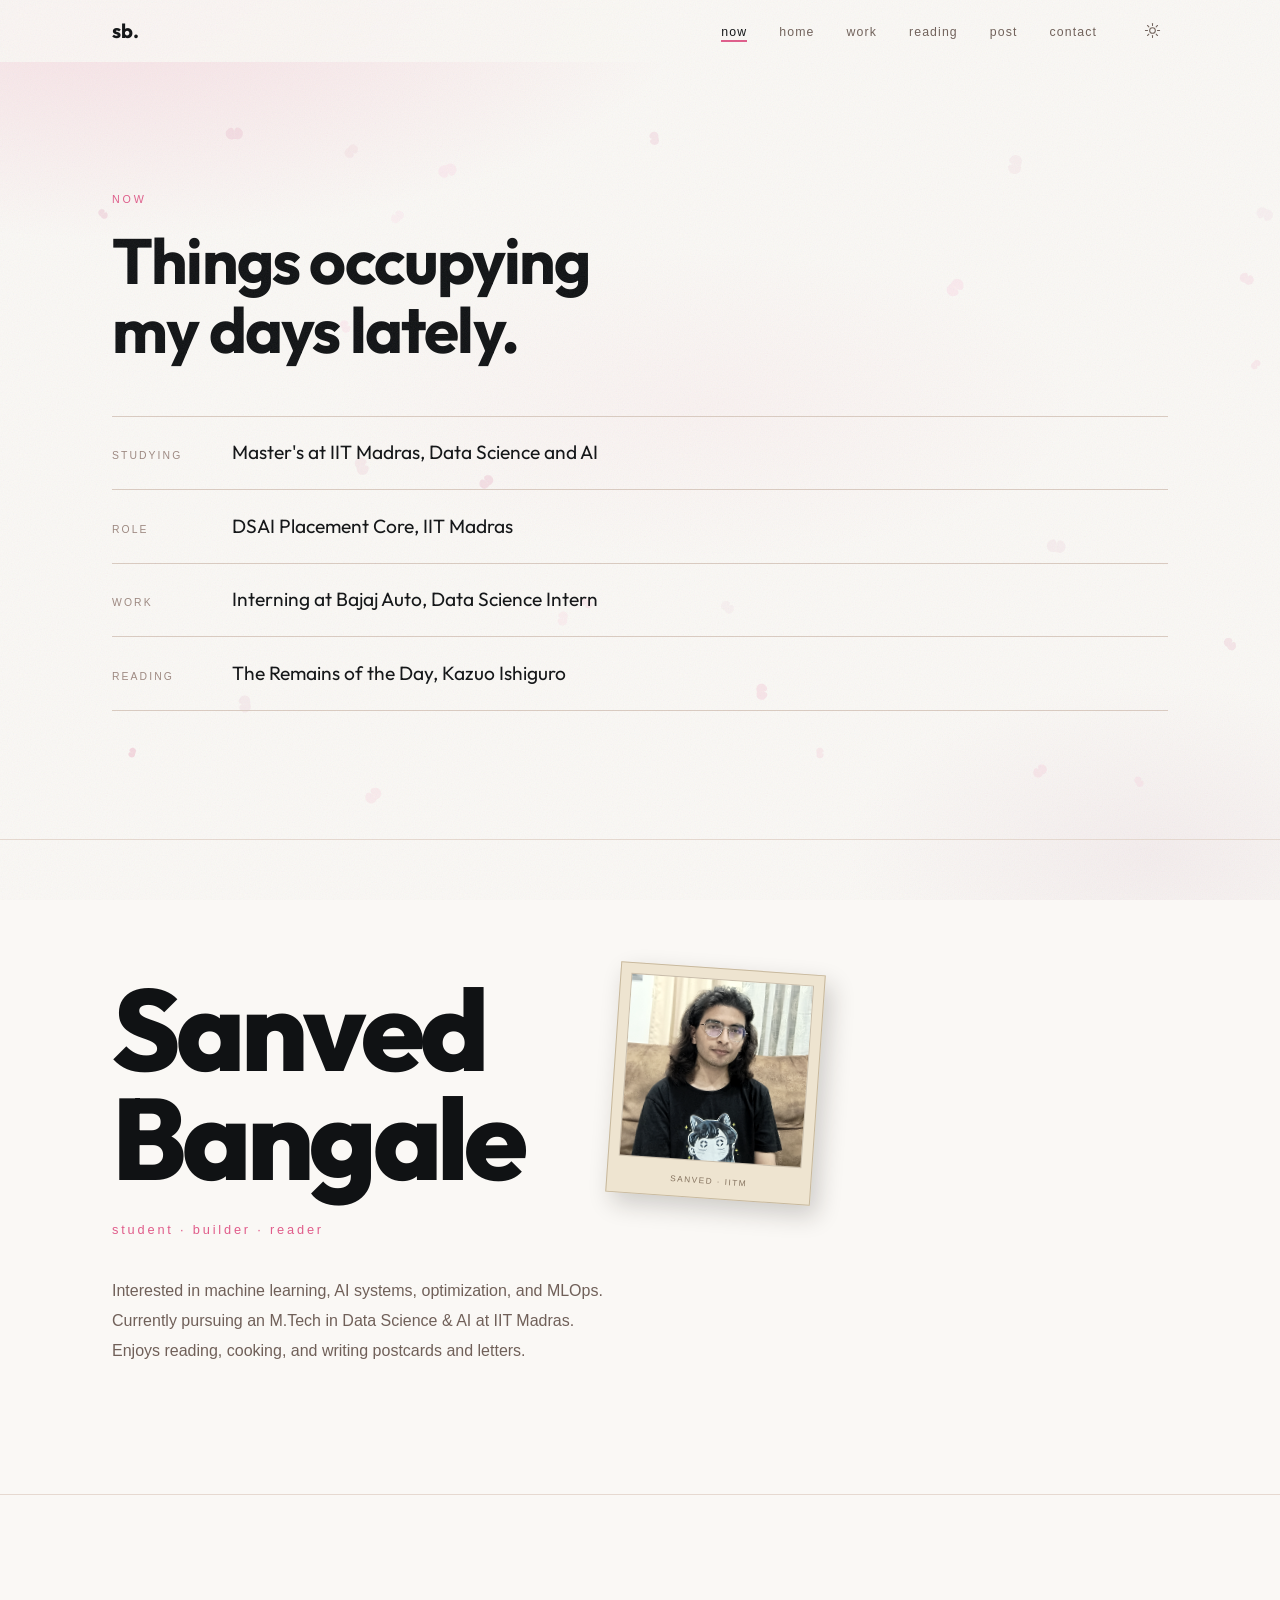
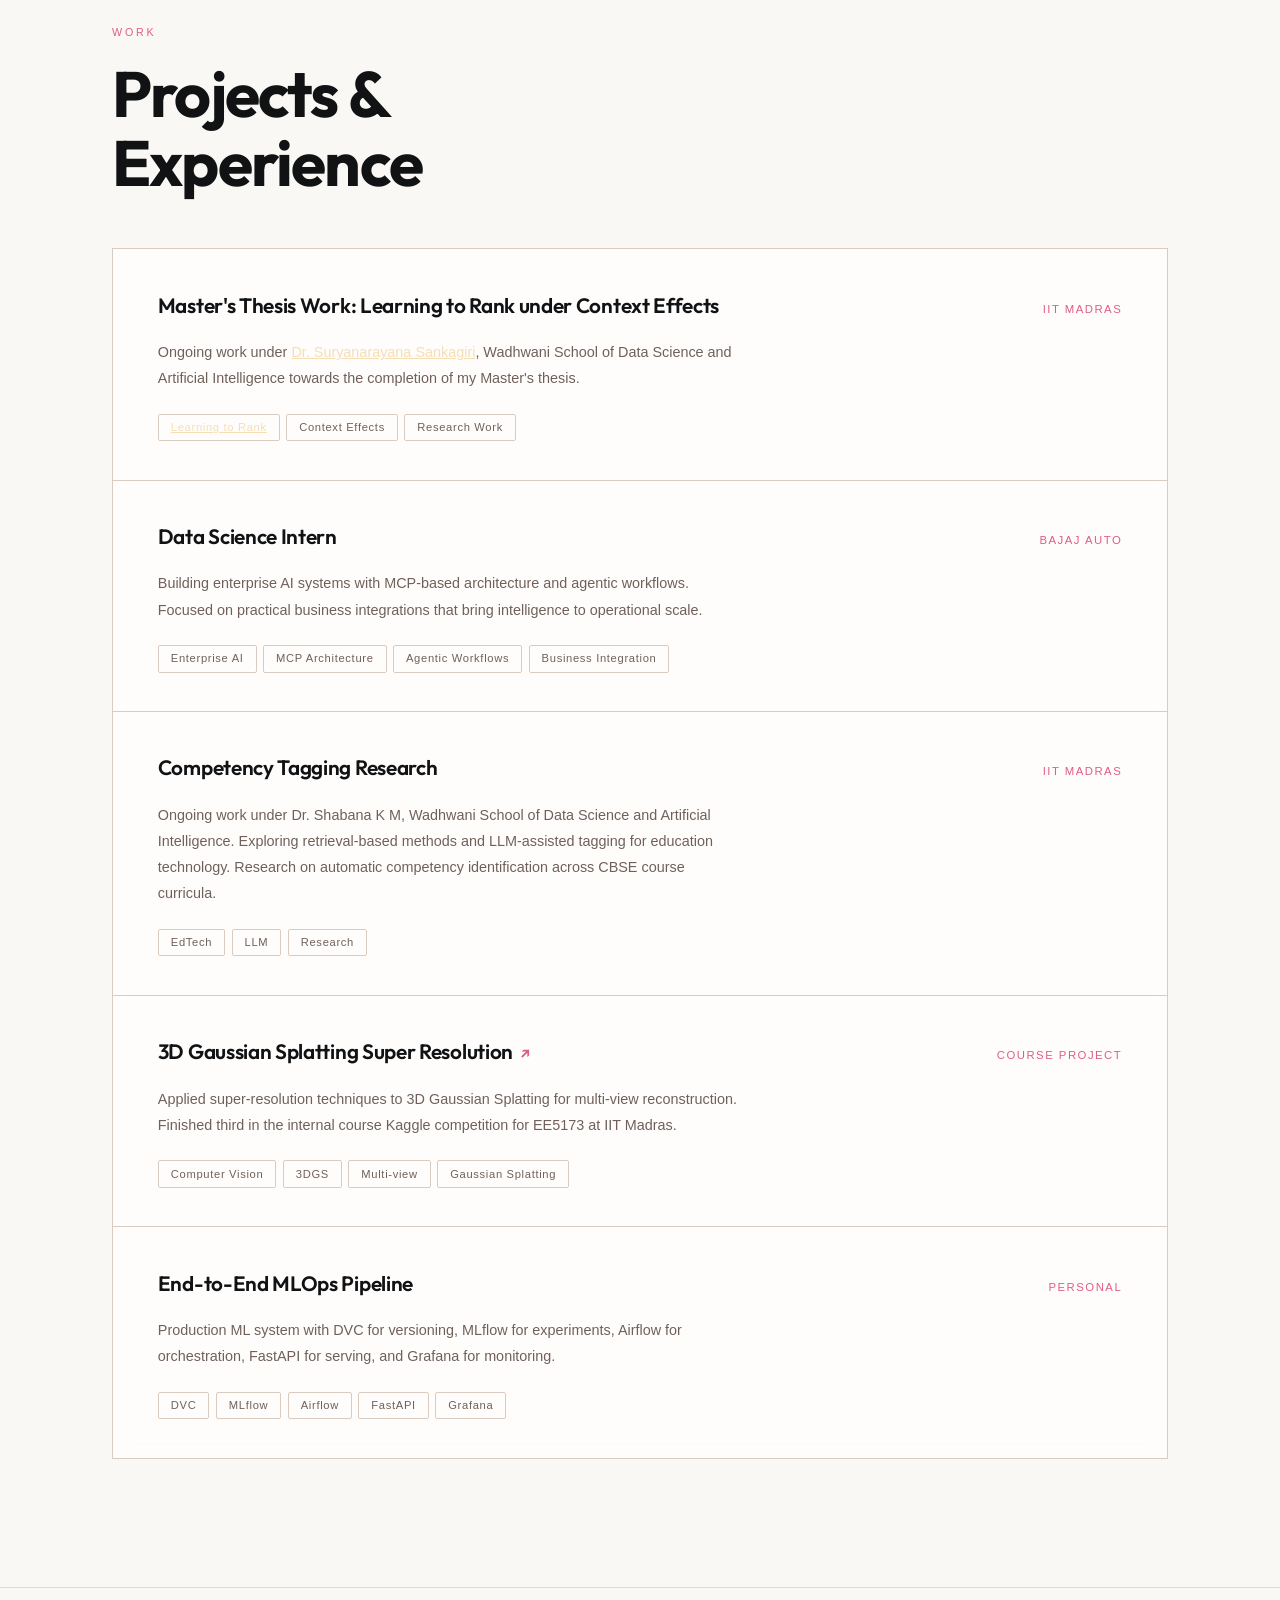
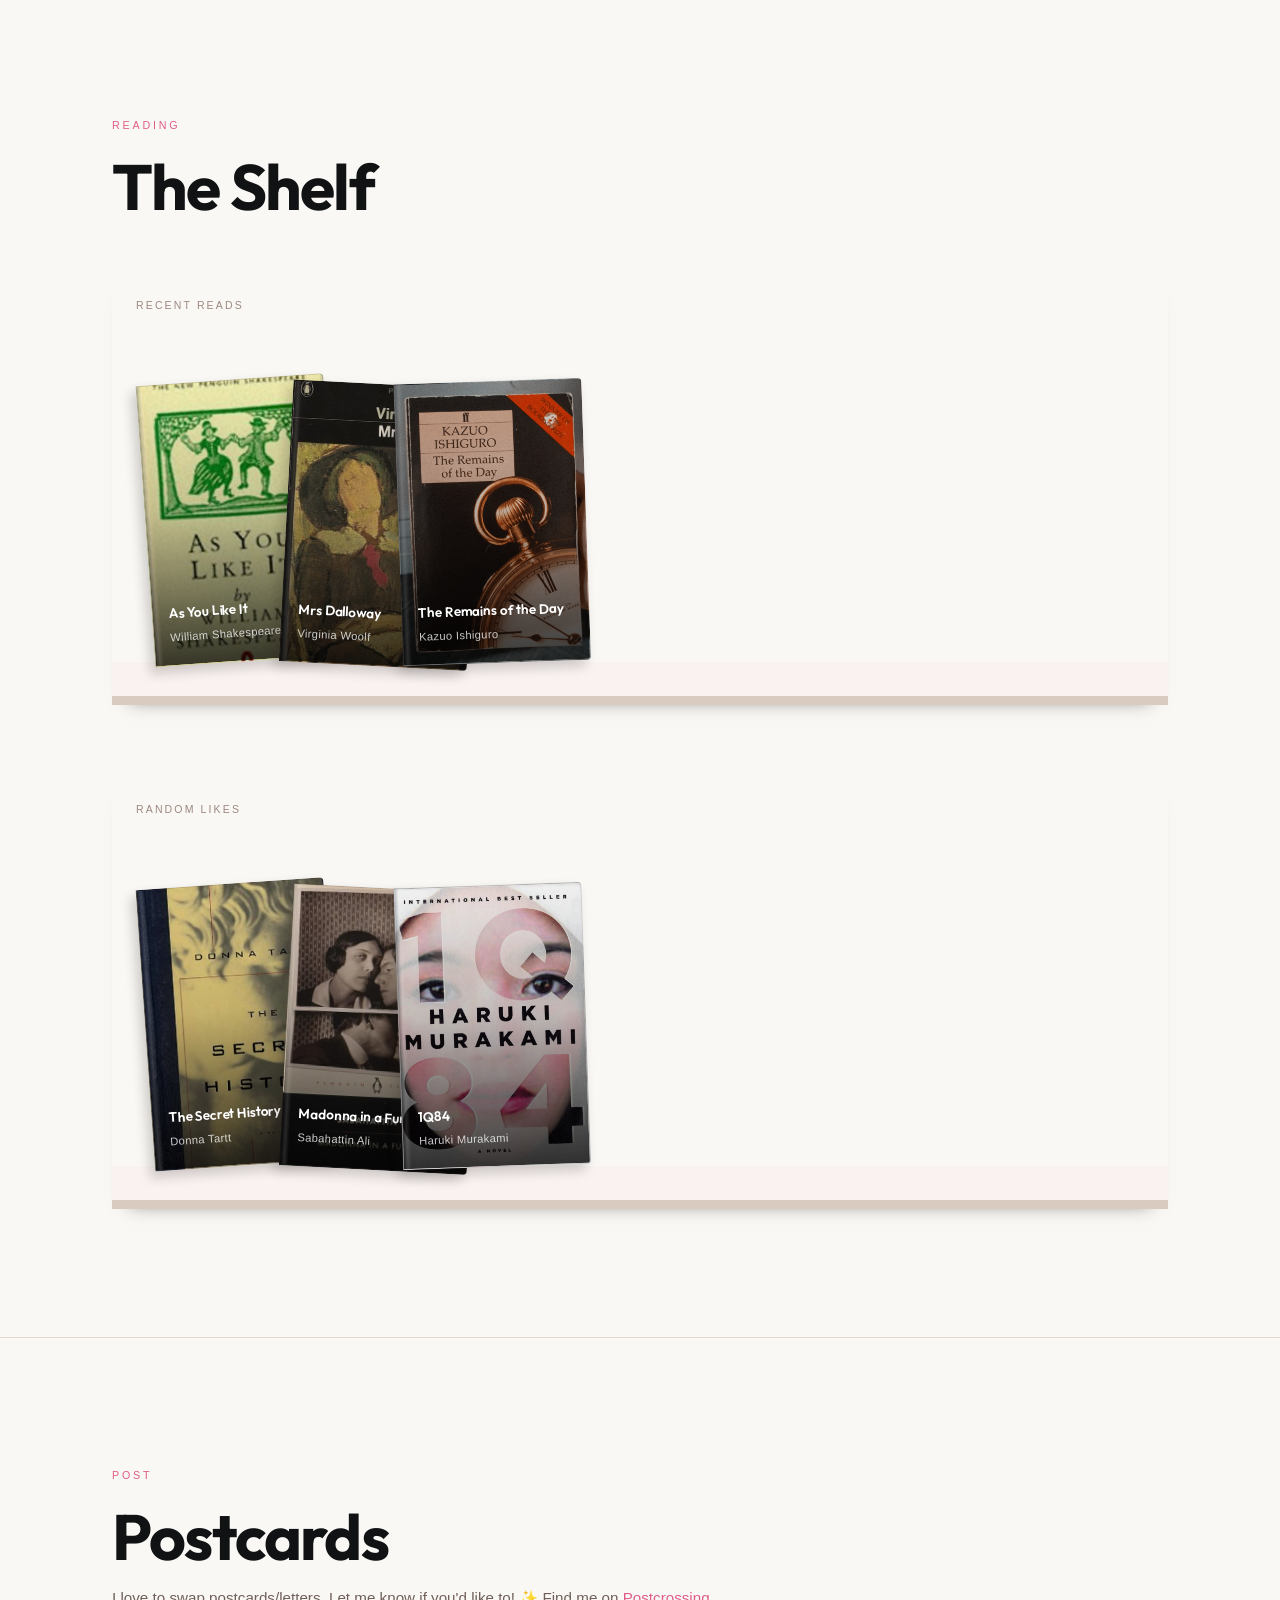
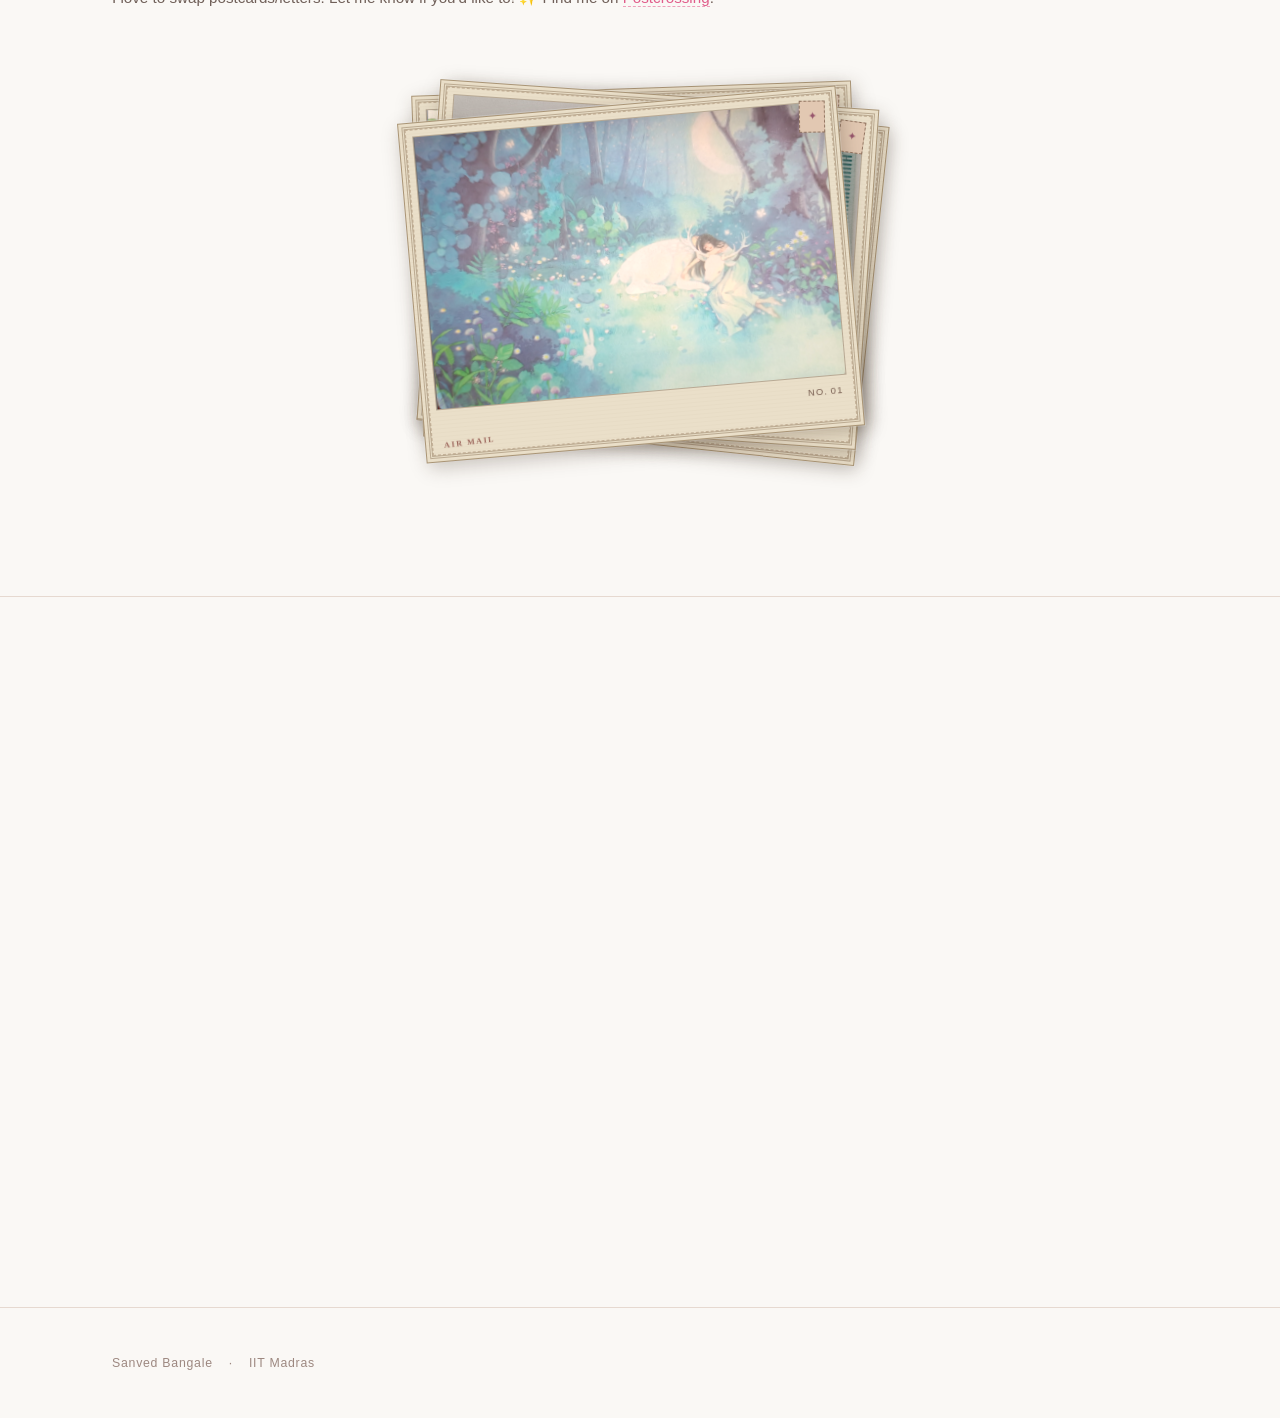
<file: webpage/index.html>
<!doctype html>
<html lang="en" data-theme="light">
    <head>
        <meta charset="UTF-8" />
        <meta name="viewport" content="width=device-width, initial-scale=1.0" />
        <meta
            name="description"
            content="Sanved Bangale — student, builder, reader. M.Tech Data Science & AI at IIT Madras."
        />
        <title>Sanved Bangale</title>
        <link rel="preconnect" href="https://fonts.googleapis.com" />
        <link rel="preconnect" href="https://fonts.gstatic.com" crossorigin />
        <link
            href="https://fonts.googleapis.com/css2?family=Outfit:wght@300;400;500;600;700;800&family=Inter:wght@300;400;500&display=swap"
            rel="stylesheet"
        />
        <link rel="stylesheet" href="styles.css" />
    </head>
    <body>
        <!-- Falling sakura petals -->
        <canvas id="sakura" aria-hidden="true"></canvas>

        <!-- Navigation -->
        <header class="nav" id="nav">
            <div class="nav-inner">
                <a
                    href="#home"
                    class="nav-brand"
                    aria-label="Sanved Bangale — home"
                    >sb.</a
                >
                <nav aria-label="Main navigation">
                    <ul class="nav-list" id="nav-list" role="list">
                        <li><a href="#now" class="nav-link">now</a></li>
                        <li><a href="#home" class="nav-link">home</a></li>
                        <li><a href="#work" class="nav-link">work</a></li>
                        <li><a href="#reading" class="nav-link">reading</a></li>
                        <li><a href="#post" class="nav-link">post</a></li>
                        <li><a href="#contact" class="nav-link">contact</a></li>
                    </ul>
                </nav>
                <div class="nav-actions">
                    <button
                        class="theme-btn"
                        id="theme-btn"
                        aria-label="Toggle theme"
                    >
                        <svg
                            class="icon icon-sun"
                            viewBox="0 0 24 24"
                            fill="none"
                            stroke="currentColor"
                            stroke-width="1.5"
                            stroke-linecap="round"
                            stroke-linejoin="round"
                            aria-hidden="true"
                        >
                            <circle cx="12" cy="12" r="4" />
                            <line x1="12" y1="2" x2="12" y2="5" />
                            <line x1="12" y1="19" x2="12" y2="22" />
                            <line x1="2" y1="12" x2="5" y2="12" />
                            <line x1="19" y1="12" x2="22" y2="12" />
                            <line x1="4.93" y1="4.93" x2="6.84" y2="6.84" />
                            <line x1="17.16" y1="17.16" x2="19.07" y2="19.07" />
                            <line x1="4.93" y1="19.07" x2="6.84" y2="17.16" />
                            <line x1="17.16" y1="6.84" x2="19.07" y2="4.93" />
                        </svg>
                        <svg
                            class="icon icon-moon"
                            viewBox="0 0 24 24"
                            fill="none"
                            stroke="currentColor"
                            stroke-width="1.5"
                            stroke-linecap="round"
                            stroke-linejoin="round"
                            aria-hidden="true"
                        >
                            <path
                                d="M21 12.79A9 9 0 1 1 11.21 3 7 7 0 0 0 21 12.79z"
                            />
                        </svg>
                    </button>
                    <button
                        class="hamburger"
                        id="hamburger"
                        aria-label="Open navigation"
                        aria-expanded="false"
                        aria-controls="nav-list"
                    >
                        <span></span>
                        <span></span>
                    </button>
                </div>
            </div>
        </header>

        <main id="main">
            <!-- ── NOW ─────────────────────────────── -->
            <section
                id="now"
                class="section section--first"
                aria-labelledby="now-title"
            >
                <div class="container">
                    <span class="eyebrow" aria-hidden="true">now</span>
                    <h2 id="now-title" class="section-title">
                        Things occupying<br />my days lately.
                    </h2>
                    <dl class="now-list" id="now-list">
                        <!-- rendered by script.js -->
                    </dl>
                </div>
            </section>

            <!-- ── HOME ────────────────────────────── -->
            <section
                id="home"
                class="section section--hero"
                aria-labelledby="hero-name"
            >
                <div class="container hero-layout">
                    <div class="hero-heading">
                        <h1 id="hero-name" class="hero-name">
                            Sanved<br />Bangale
                        </h1>
                        <figure class="profile-frame">
                            <img
                                class="profile-picture"
                                src="assets/profile.png"
                                alt="Sanved Bangale"
                            />
                        </figure>
                    </div>
                    <p class="hero-role">
                        student &middot; builder &middot; reader
                    </p>
                    <p class="hero-bio">
                        Interested in machine learning, AI systems,
                        optimization, and MLOps. Currently pursuing an M.Tech in
                        Data Science &amp; AI at IIT Madras. Enjoys reading,
                        cooking, and writing postcards and letters.
                    </p>
                </div>
            </section>

            <!-- ── WORK ────────────────────────────── -->
            <section id="work" class="section" aria-labelledby="work-title">
                <div class="container">
                    <span class="eyebrow" aria-hidden="true">work</span>
                    <h2 id="work-title" class="section-title">
                        Projects &amp;<br />Experience
                    </h2>
                    <div class="work-grid" id="work-grid">
                        <!-- rendered by script.js -->
                    </div>
                </div>
            </section>

            <!-- ── READING ──────────────────────────── -->
            <section
                id="reading"
                class="section"
                aria-labelledby="reading-title"
            >
                <div class="container">
                    <span class="eyebrow" aria-hidden="true">reading</span>
                    <h2 id="reading-title" class="section-title">The Shelf</h2>
                    <div class="shelf-block">
                        <p class="shelf-label">recent reads</p>
                        <div class="books-row" id="recent-books">
                            <!-- rendered by script.js -->
                        </div>
                    </div>
                    <div class="shelf-block">
                        <p class="shelf-label">Random Likes</p>
                        <div class="books-row" id="fav-books">
                            <!-- rendered by script.js -->
                        </div>
                    </div>
                </div>
            </section>

            <!-- ── POST ────────────────────────────── -->
            <section id="post" class="section" aria-labelledby="post-title">
                <div class="container">
                    <span class="eyebrow" aria-hidden="true">post</span>
                    <h2 id="post-title" class="section-title">Postcards</h2>
                    <p class="section-byline">
                        I love to swap postcards/letters. Let me know if you'd
                        like to! ✨ Find me on
                        <a
                            class="postcrossing-link"
                            href="https://www.postcrossing.com/user/hopelesslyholmesian"
                            target="_blank"
                            rel="noopener noreferrer"
                            >Postcrossing</a
                        >.
                    </p>
                    <div id="postcards-wrap" aria-live="polite">
                        <!-- rendered by script.js -->
                    </div>
                </div>
            </section>

            <!-- ── CONTACT ──────────────────────────── -->
            <section
                id="contact"
                class="section"
                aria-labelledby="contact-title"
            >
                <div class="container">
                    <span class="eyebrow" aria-hidden="true">contact</span>
                    <h2 id="contact-title" class="section-title">Say hello.</h2>
                    <div class="contact-list" id="contact-list">
                        <!-- rendered by script.js -->
                    </div>
                </div>
            </section>
        </main>

        <footer class="site-footer">
            <div class="container footer-row">
                <span>Sanved Bangale</span>
                <span aria-hidden="true">&middot;</span>
                <span>IIT Madras</span>
            </div>
        </footer>

        <dialog class="postcard-dialog" id="postcard-dialog">
            <button
                class="postcard-dialog-close"
                id="postcard-dialog-close"
                type="button"
                aria-label="Close postcard"
            >
                &times;
            </button>
            <img class="postcard-dialog-img" id="postcard-dialog-img" alt="" />
        </dialog>

        <script src="assets/work.js"></script>
        <script src="assets/books/books.js"></script>
        <script src="assets/postcards/manifest.js"></script>
        <script src="script.js"></script>
    </body>
</html>
</file>
<file: webpage/styles.css>
/* ═══════════════════════════════════════════════════

═══════════════════════════════════════════════════ */

/* ── 1. CUSTOM PROPERTIES ───────────────────────── */
:root {
    /* Palette — light */
    --bg: #faf8f5;
    --bg-alt: #f2e9e1;
    --surface: rgba(255, 255, 255, 0.72);
    --text: #101214;
    --text-muted: #706059;
    --text-faint: #9d8880;
    --accent: #e05c8a;
    --accent-mid: #eda0bb;
    --accent-soft: #f7cedd;
    --accent-faint: #fdf2f6;
    --border: #dacbc1;
    --border-soft: #e6d9d0;

    /* Grain */
    --grain-opacity: 0.072;

    /* Gradient glow colours (raw for use in radial-gradient) */
    --glow-a: 224, 92, 138;
    --glow-b: 195, 150, 175;

    /* Navigation */
    --nav-glass: rgba(250, 248, 245, 0.86);

    /* Shadows */
    --shadow-sm: 0 1px 6px rgba(30, 23, 20, 0.07);
    --shadow: 0 4px 24px rgba(30, 23, 20, 0.1);
    --shadow-lg: 0 14px 56px rgba(30, 23, 20, 0.18);

    /* Type */
    --heading:
        "Outfit", "Helvetica Neue", -apple-system, BlinkMacSystemFont,
        sans-serif;
    --sans:
        Helvetica, "Inter", -apple-system, BlinkMacSystemFont, "Segoe UI",
        sans-serif;

    /* Layout */
    --nav-h: 62px;
    --max-w: 1120px;
    --pad-x: 2rem;
    --sec-pad: 8rem;

    /* Motion */
    --ease: cubic-bezier(0.25, 0.46, 0.45, 0.94);
    --ease-out: cubic-bezier(0.16, 1, 0.3, 1);
}

[data-theme="dark"] {
    --bg: #101214;
    --bg-alt: #1b1714;
    --surface: rgba(28, 22, 20, 0.8);
    --text: #f0e8e0;
    --text-muted: #b3a198;
    --text-faint: #88766d;
    --accent: #e8689a;
    --accent-mid: #b04c72;
    --accent-soft: #6a2a44;
    --accent-faint: #200e18;
    --border: #443a35;
    --border-soft: #332b27;
    --grain-opacity: 0.095;
    --glow-a: 200, 60, 100;
    --glow-b: 155, 50, 85;
    --nav-glass: rgba(20, 17, 16, 0.92);
    --shadow-sm: 0 1px 6px rgba(0, 0, 0, 0.35);
    --shadow: 0 4px 24px rgba(0, 0, 0, 0.42);
    --shadow-lg: 0 14px 56px rgba(0, 0, 0, 0.58);
}

/* ── 2. RESET & BASE ───────────────────────────── */
*,
*::before,
*::after {
    box-sizing: border-box;
    margin: 0;
    padding: 0;
}

html {
    scroll-behavior: smooth;
    scroll-padding-top: var(--nav-h);
    font-size: 16px;
    text-size-adjust: 100%;
}

body {
    font-family: var(--sans);
    font-weight: 300;
    font-size: 1rem;
    line-height: 1.7;
    color: var(--text);
    overflow-x: hidden;
    -webkit-font-smoothing: antialiased;
    -moz-osx-font-smoothing: grayscale;

    /* ── Gradient background ── */
    background-color: var(--bg);
    background-image:
        radial-gradient(
            ellipse 90% 55% at 8% -2%,
            rgba(var(--glow-a), 0.17) 0%,
            transparent 52%
        ),
        radial-gradient(
            ellipse 50% 40% at 90% 95%,
            rgba(var(--glow-b), 0.11) 0%,
            transparent 48%
        ),
        radial-gradient(
            ellipse 60% 35% at 55% 45%,
            rgba(var(--glow-a), 0.04) 0%,
            transparent 50%
        );
    background-attachment: fixed;

    transition:
        background-color 0.45s var(--ease),
        color 0.45s var(--ease);
}

/* ── Grain overlay ─────────────────────────────── */
body::after {
    content: "";
    position: fixed;
    inset: 0;
    z-index: 9999;
    pointer-events: none;
    opacity: var(--grain-opacity);
    /* SVG feTurbulence noise tile */
    background-image: url("data:image/svg+xml,%3Csvg xmlns='http://www.w3.org/2000/svg' width='220' height='220'%3E%3Cfilter id='n'%3E%3CfeTurbulence type='fractalNoise' baseFrequency='0.82' numOctaves='4' stitchTiles='stitch'/%3E%3C/filter%3E%3Crect width='220' height='220' filter='url(%23n)'/%3E%3C/svg%3E");
    background-repeat: repeat;
    background-size: 220px 220px;
}

a {
    color: inherit;
    text-decoration: none;
}
img {
    display: block;
    max-width: 100%;
}
button {
    font-family: inherit;
    cursor: pointer;
}
ul,
ol {
    list-style: none;
}

/* ── 3. SAKURA CANVAS ─────────────────────────── */
#sakura {
    position: fixed;
    inset: 0;
    width: 100%;
    height: 100%;
    pointer-events: none;
    z-index: 0;
    opacity: 0.45;
}

/* ── 4. NAVIGATION ────────────────────────────── */
.nav {
    position: fixed;
    top: 0;
    left: 0;
    right: 0;
    height: var(--nav-h);
    z-index: 200;
    background: var(--nav-glass);
    backdrop-filter: blur(18px) saturate(1.4);
    -webkit-backdrop-filter: blur(18px) saturate(1.4);
    border-bottom: 1px solid transparent;
    transition:
        border-color 0.3s,
        background 0.45s var(--ease);
}
.nav.scrolled {
    border-bottom-color: var(--border);
}

.nav-inner {
    max-width: var(--max-w);
    margin: 0 auto;
    padding: 0 var(--pad-x);
    height: 100%;
    display: flex;
    align-items: center;
    gap: 2.5rem;
}

.nav-brand {
    font-family: var(--heading);
    font-size: 1.25rem;
    font-weight: 700;
    letter-spacing: -0.01em;
    color: var(--text);
    margin-right: auto;
    transition: color 0.2s;
}
.nav-brand:hover {
    color: var(--accent);
}

.nav-list {
    display: flex;
    gap: 2rem;
    align-items: center;
}

.nav-link {
    font-size: 0.77rem;
    font-weight: 400;
    letter-spacing: 0.09em;
    text-transform: lowercase;
    color: var(--text-muted);
    position: relative;
    transition: color 0.2s;
}
.nav-link::after {
    content: "";
    position: absolute;
    bottom: -3px;
    left: 0;
    right: 0;
    height: 1.5px;
    background: var(--accent);
    transform: scaleX(0);
    transform-origin: left;
    transition: transform 0.25s var(--ease);
}
.nav-link:hover,
.nav-link.is-active {
    color: var(--text);
}
.nav-link:hover::after,
.nav-link.is-active::after {
    transform: scaleX(1);
}

.nav-actions {
    display: flex;
    align-items: center;
    gap: 0.3rem;
}

.theme-btn {
    background: none;
    border: none;
    padding: 7px;
    color: var(--text-muted);
    display: flex;
    align-items: center;
    justify-content: center;
    border-radius: 50%;
    transition: color 0.2s;
}
.theme-btn:hover {
    color: var(--accent);
}

.icon {
    width: 17px;
    height: 17px;
}
.icon-moon {
    display: none;
}
[data-theme="dark"] .icon-sun {
    display: none;
}
[data-theme="dark"] .icon-moon {
    display: block;
}

.hamburger {
    display: none;
    flex-direction: column;
    gap: 5px;
    background: none;
    border: none;
    padding: 5px;
}
.hamburger span {
    display: block;
    width: 22px;
    height: 1.5px;
    background: var(--text);
    transition:
        transform 0.28s var(--ease),
        opacity 0.28s;
}
.hamburger[aria-expanded="true"] span:first-child {
    transform: translateY(6.5px) rotate(45deg);
}
.hamburger[aria-expanded="true"] span:last-child {
    transform: translateY(-6.5px) rotate(-45deg);
}

@media (max-width: 720px) {
    .nav-list {
        display: none;
        position: absolute;
        top: var(--nav-h);
        left: 0;
        right: 0;
        background: var(--nav-glass);
        backdrop-filter: blur(18px);
        -webkit-backdrop-filter: blur(18px);
        flex-direction: column;
        align-items: flex-start;
        gap: 0;
        border-bottom: 1px solid var(--border);
        padding: 0.5rem var(--pad-x) 1.2rem;
    }
    .nav-list.is-open {
        display: flex;
    }
    .nav-link {
        font-size: 0.9rem;
        padding: 0.65rem 0;
    }
    .hamburger {
        display: flex;
    }
}

/* ── 5. LAYOUT ─────────────────────────────────── */
main {
    position: relative;
    z-index: 1;
}

.container {
    max-width: var(--max-w);
    margin: 0 auto;
    padding: 0 var(--pad-x);
}

.section {
    padding: var(--sec-pad) 0;
    border-bottom: 1px solid var(--border-soft);
    opacity: 0;
    transform: translateY(20px);
    transition:
        opacity 0.75s var(--ease-out),
        transform 0.75s var(--ease-out);
}
.section:last-of-type {
    border-bottom: none;
}
.section.is-visible {
    opacity: 1;
    transform: none;
}

.section--first {
    padding-top: calc(var(--nav-h) + var(--sec-pad));
}

.section--hero {
    min-height: 68vh;
    display: flex;
    flex-direction: column;
    justify-content: center;
}

/* ── 6. TYPE ATOMS ─────────────────────────────── */
.eyebrow {
    display: block;
    font-family: var(--sans);
    font-size: 0.67rem;
    font-weight: 500;
    letter-spacing: 0.26em;
    text-transform: uppercase;
    color: var(--accent);
    margin-bottom: 1.2rem;
}

.section-title {
    font-family: var(--heading);
    font-size: clamp(2.6rem, 5vw, 4rem);
    font-weight: 700;
    line-height: 1.07;
    letter-spacing: -0.028em;
    color: var(--text);
    margin-bottom: 3.2rem;
}

.section-byline {
    color: var(--text-muted);
    font-size: 0.95rem;
    margin-top: -2.4rem;
    margin-bottom: 3rem;
}

/* ── 7. NOW ─────────────────────────────────────── */
.now-list {
    border-top: 1px solid var(--border);
}

.now-item {
    display: flex;
    gap: 3rem;
    align-items: baseline;
    padding: 1.4rem 0;
    border-bottom: 1px solid var(--border);
}

.now-key {
    font-size: 0.65rem;
    font-weight: 500;
    letter-spacing: 0.2em;
    text-transform: uppercase;
    color: var(--text-faint);
    min-width: 72px;
    flex-shrink: 0;
    padding-top: 0.15em;
}

.now-value {
    font-family: var(--heading);
    font-size: 1.2rem;
    font-weight: 400;
    color: var(--text);
    line-height: 1.45;
}

/* ── 8. HERO ────────────────────────────────────── */
.hero-heading {
    display: flex;
    align-items: center;
    gap: clamp(2rem, 7vw, 6rem);
    margin-bottom: 1.2rem;
}
.hero-layout {
    width: 100%;
    min-width: 0;
}

.hero-name {
    font-family: var(--heading);
    font-size: clamp(4rem, 9vw, 8.5rem);
    font-weight: 800;
    line-height: 0.94;
    letter-spacing: -0.04em;
    color: var(--text);
    margin-bottom: 0;
}

.profile-frame {
    flex: 0 0 auto;
    width: clamp(130px, 19vw, 205px);
    padding: 0.65rem 0.65rem 2.3rem;
    background: #eee4d0;
    border: 1px solid #c7b89d;
    box-shadow: 7px 10px 25px rgba(30, 23, 20, 0.2);
    transform: rotate(4deg);
    position: relative;
}
.profile-frame::after {
    content: "SANVED · IITM";
    position: absolute;
    left: 0;
    right: 0;
    bottom: 0.65rem;
    text-align: center;
    font-size: 0.52rem;
    font-weight: 500;
    letter-spacing: 0.18em;
    color: #85735f;
}
.profile-picture {
    width: 100%;
    aspect-ratio: 1 / 1;
    object-fit: cover;
    filter: sepia(0.18) saturate(0.82) contrast(1.04);
    border: 1px solid rgba(72, 53, 38, 0.22);
}
[data-theme="dark"] .profile-frame {
    background: #30271e;
    border-color: #574838;
    box-shadow: 7px 10px 25px rgba(0, 0, 0, 0.55);
}
[data-theme="dark"] .profile-frame::after {
    color: #967d68;
}

.profile-frame:hover {
    transform: rotate(1deg) translateY(-4px);
    transition: transform 0.35s var(--ease-out);
}

.hero-role {
    font-size: 0.8rem;
    letter-spacing: 0.22em;
    text-transform: lowercase;
    color: var(--accent);
    margin-bottom: 2.2rem;
    font-weight: 400;
}

.hero-bio {
    max-width: 500px;
    font-size: 1rem;
    color: var(--text-muted);
    line-height: 1.88;
    font-weight: 300;
}

/* ── 9. WORK ────────────────────────────────────── */
.work-grid {
    display: grid;
    border: 1px solid var(--border);
    background: var(--surface);
    backdrop-filter: blur(8px);
    -webkit-backdrop-filter: blur(8px);
}

.work-card {
    padding: 2.4rem 2.8rem;
    background: transparent;
    position: relative;
    overflow: hidden;
    transition: background 0.25s var(--ease);
}
.work-card + .work-card {
    border-top: 1px solid var(--border);
}

.work-card::before {
    content: "";
    position: absolute;
    left: 0;
    top: 0;
    bottom: 0;
    width: 3px;
    background: var(--accent);
    transform: scaleY(0);
    transform-origin: bottom;
    transition: transform 0.35s var(--ease-out);
}
.work-card:hover {
    background: rgba(var(--glow-a), 0.04);
}
.work-card:hover::before {
    transform: scaleY(1);
}

.work-card-header {
    display: flex;
    justify-content: space-between;
    align-items: baseline;
    flex-wrap: wrap;
    gap: 0.6rem;
    margin-bottom: 1rem;
}

.work-card-title {
    font-family: var(--heading);
    font-size: 1.3rem;
    font-weight: 600;
    color: var(--text);
    letter-spacing: -0.015em;
}

.work-card-link {
    display: inline-flex;
    align-items: baseline;
    gap: 0.45rem;
    transition: color 0.2s;
}
.work-card-link span {
    color: var(--accent);
    font-size: 0.75em;
    transition: transform 0.25s var(--ease-out);
}
.work-card-link:hover {
    color: var(--accent);
}
.work-card-link:hover span {
    transform: translate(2px, -2px);
}

.work-card-org {
    font-size: 0.71rem;
    letter-spacing: 0.13em;
    text-transform: uppercase;
    color: var(--accent);
    font-weight: 500;
    flex-shrink: 0;
}

.work-card-desc {
    font-size: 0.9rem;
    color: var(--text-muted);
    line-height: 1.82;
    margin-bottom: 1.4rem;
    max-width: 580px;
}

.work-card-tags {
    display: flex;
    flex-wrap: wrap;
    gap: 0.4rem;
}

.tag {
    font-size: 0.7rem;
    letter-spacing: 0.06em;
    padding: 0.2rem 0.75rem;
    border: 1px solid var(--border);
    color: var(--text-muted);
    border-radius: 2px;
    transition:
        border-color 0.2s,
        color 0.2s;
    background: transparent;
}
.work-card:hover .tag {
    border-color: var(--accent-soft);
    color: var(--text);
}

/* ── 10. READING ────────────────────────────────── */
.shelf-block {
    margin-bottom: 4.5rem;
    padding: 1.5rem 1.5rem 1.8rem;
    border-bottom: 9px solid var(--border);
    background: linear-gradient(
        180deg,
        transparent 0 92%,
        rgba(var(--glow-a), 0.035) 92%
    );
    box-shadow: 0 12px 18px -18px rgba(30, 23, 20, 0.65);
}
.shelf-block:last-child {
    margin-bottom: 0;
}

.shelf-label {
    font-size: 0.66rem;
    letter-spacing: 0.2em;
    text-transform: uppercase;
    color: var(--text-faint);
    font-weight: 500;
    margin-bottom: 1.6rem;
}

.books-row {
    display: flex;
    align-items: flex-end;
    min-height: 260px;
    padding: 2.4rem 1.2rem 0.4rem;
    overflow: visible;
    isolation: isolate;
}

.book-card {
    width: clamp(145px, 19vw, 188px);
    flex: 0 0 clamp(145px, 19vw, 188px);
    aspect-ratio: 2 / 3;
    display: flex;
    flex-direction: column;
    justify-content: flex-end;
    padding: 1.1rem 1rem;
    border-radius: 1px 4px 4px 1px;
    border: 1px solid rgba(30, 23, 20, 0.2);
    position: relative;
    overflow: hidden;
    cursor: default;
    margin-left: clamp(-64px, -6vw, -42px);
    box-shadow: -5px 6px 12px rgba(30, 23, 20, 0.2);
    transform-origin: bottom center;
    transition:
        transform 0.42s var(--ease-out),
        box-shadow 0.42s var(--ease-out),
        filter 0.42s;
}
.book-card:first-child {
    margin-left: 0;
    transform: rotate(-4deg);
}
.book-card:nth-child(2) {
    transform: rotate(3deg) translateY(5px);
}
.book-card:nth-child(3) {
    transform: rotate(-2deg) translateY(2px);
}
.book-card:nth-child(4) {
    transform: rotate(4deg) translateY(6px);
}
.book-card:nth-child(5) {
    transform: rotate(-3deg) translateY(3px);
}
.book-card:nth-child(6) {
    transform: rotate(2deg) translateY(5px);
}
.books-row:hover .book-card {
    filter: saturate(0.72) brightness(0.82);
}
.book-card:hover {
    transform: translateY(-24px) rotate(0deg) scale(1.08);
    box-shadow: var(--shadow-lg);
    filter: none !important;
    z-index: 20;
}

/* Spine shimmer on hover */
.book-card::after {
    content: "";
    position: absolute;
    left: 0;
    top: 0;
    bottom: 0;
    width: 8px;
    background: linear-gradient(
        90deg,
        rgba(0, 0, 0, 0.22),
        rgba(255, 255, 255, 0.17),
        transparent
    );
    opacity: 0.72;
    transition: opacity 0.3s;
}
.book-card:hover::after {
    opacity: 0.3;
}

/* Book with cover image */
.book-card--img {
    background-size: cover;
    background-position: center;
    color: #fff;
}
.book-card--img::before {
    content: "";
    position: absolute;
    inset: 0;
    background: linear-gradient(
        to top,
        rgba(0, 0, 0, 0.78) 0%,
        rgba(0, 0, 0, 0.22) 55%,
        rgba(0, 0, 0, 0.06) 100%
    );
    z-index: 0;
}

.book-inner {
    position: relative;
    z-index: 1;
}

.book-title {
    font-family: var(--heading);
    font-size: 0.85rem;
    font-weight: 600;
    line-height: 1.28;
    margin-bottom: 0.35rem;
    letter-spacing: -0.01em;
}

.book-author {
    font-size: 0.7rem;
    font-weight: 300;
    opacity: 0.78;
    letter-spacing: 0.03em;
}

/* ── 11. POSTCARDS ──────────────────────────────── */
.postcrossing-link {
    color: var(--accent);
    border-bottom: 1px dashed var(--accent-mid);
    font-weight: 400;
    transition:
        color 0.2s,
        border-color 0.2s;
}
.postcrossing-link:hover {
    color: var(--text);
    border-color: var(--text-muted);
}

.postcards-empty {
    display: flex;
    flex-direction: column;
    align-items: center;
    justify-content: center;
    gap: 0.7rem;
    min-height: 260px;
    border: 1px dashed var(--border);
}

.postcards-empty-main {
    font-family: var(--heading);
    font-size: 1.4rem;
    font-weight: 400;
    color: var(--text-muted);
}

.postcards-empty-sub {
    font-size: 0.7rem;
    letter-spacing: 0.16em;
    text-transform: uppercase;
    color: var(--text-faint);
}

.postcards-grid {
    display: grid;
    grid-template-columns: minmax(260px, 440px);
    grid-template-rows: minmax(270px, 340px);
    justify-content: center;
    align-items: center;
    min-height: 410px;
    padding: 2.4rem 0 1.2rem;
    perspective: 900px;
}

.postcard {
    grid-area: 1 / 1;
    position: relative;
    background:
        repeating-linear-gradient(
            0deg,
            rgba(105, 77, 49, 0.025) 0 1px,
            transparent 1px 4px
        ),
        #eadfc9;
    padding: 0.8rem 0.8rem 1.7rem;
    border: 1px solid #a99475;
    outline: 3px double rgba(112, 82, 54, 0.38);
    outline-offset: -7px;
    box-shadow:
        3px 5px 18px rgba(55, 38, 22, 0.26),
        0 0 0 1px rgba(255, 255, 255, 0.25);
    width: 100%;
    transition:
        transform 0.55s var(--ease-out),
        box-shadow 0.4s var(--ease-out),
        filter 0.4s;
    cursor: pointer;
    z-index: 1;
}
.postcard::before {
    content: "";
    position: absolute;
    inset: 0.36rem;
    border: 1px dashed rgba(120, 86, 55, 0.32);
    pointer-events: none;
    z-index: 2;
}
.postcard::after {
    content: "AIR MAIL";
    position: absolute;
    left: 1.15rem;
    bottom: 0.55rem;
    font-family: Georgia, serif;
    font-size: 0.5rem;
    font-weight: 700;
    letter-spacing: 0.2em;
    color: #9c665c;
    transform: rotate(-2deg);
}

.postcard:nth-child(1) {
    transform: translate(-9px, 8px) rotate(-5deg);
    z-index: 4;
}
.postcard:nth-child(2) {
    transform: translate(8px, -2px) rotate(4deg);
    z-index: 3;
}
.postcard:nth-child(3) {
    transform: translate(-3px, -8px) rotate(-2deg);
    z-index: 2;
}
.postcard:nth-child(4) {
    transform: translate(13px, 7px) rotate(6deg);
    z-index: 1;
}
.postcard:nth-child(n + 5) {
    transform: translate(4px, 4px) rotate(-1deg);
}

.postcards-grid:hover .postcard:nth-child(1) {
    transform: translate(-42%, 15%) rotate(-8deg);
}
.postcards-grid:hover .postcard:nth-child(2) {
    transform: translate(-15%, -15%) rotate(-3deg);
}
.postcards-grid:hover .postcard:nth-child(3) {
    transform: translate(18%, -13%) rotate(4deg);
}
.postcards-grid:hover .postcard:nth-child(4) {
    transform: translate(43%, 13%) rotate(8deg);
}
.postcards-grid:hover .postcard:nth-child(n + 5) {
    transform: translate(0, 19%) rotate(1deg);
}
.postcards-grid:hover .postcard {
    filter: saturate(0.86);
}

.postcard:hover {
    transform: translate(0, -20px) rotate(0deg) scale(1.06) !important;
    box-shadow:
        6px 14px 40px rgba(0, 0, 0, 0.24),
        0 0 0 1px rgba(0, 0, 0, 0.07);
    filter: none !important;
    z-index: 20;
}

.postcard-img {
    width: 100%;
    aspect-ratio: 3 / 2;
    object-fit: cover;
    display: block;
    border: 1px solid rgba(82, 57, 35, 0.32);
    filter: sepia(0.08) saturate(0.9) contrast(1.03);
}

.postcard-stamp {
    position: absolute;
    top: 0.75rem;
    right: 0.75rem;
    width: 26px;
    height: 32px;
    border: 1px dashed rgba(92, 61, 42, 0.6);
    background: #e2c8b2;
    display: flex;
    align-items: center;
    justify-content: center;
    font-family: Georgia, serif;
    font-size: 0.7rem;
    color: #98566d;
    transform: rotate(4deg);
    z-index: 3;
}

.postcard-meta {
    padding: 0.5rem 0.3rem 0;
    display: flex;
    justify-content: flex-end;
}

.postcard-index {
    font-size: 0.58rem;
    letter-spacing: 0.12em;
    text-transform: uppercase;
    color: #755b4e;
}

[data-theme="dark"] .postcard {
    background:
        repeating-linear-gradient(
            0deg,
            rgba(255, 235, 205, 0.02) 0 1px,
            transparent 1px 4px
        ),
        #30251a;
    border-color: #66513b;
    outline-color: rgba(184, 143, 105, 0.3);
    box-shadow:
        2px 4px 16px rgba(0, 0, 0, 0.55),
        0 0 0 1px rgba(255, 255, 255, 0.04);
}
[data-theme="dark"] .postcard-stamp {
    background: #493326;
    border-color: #80634d;
}
[data-theme="dark"] .postcard-index {
    color: #b0917d;
}

.postcard-dialog {
    position: fixed;
    inset: 50% auto auto 50%;
    transform: translate(-50%, -50%);
    width: min(78vw, 560px);
    max-height: 78vh;
    padding: 0.65rem;
    border: 1px solid #a99475;
    background: #eadfc9;
    outline: 3px double rgba(112, 82, 54, 0.38);
    outline-offset: -7px;
    box-shadow: 0 18px 60px rgba(0, 0, 0, 0.48);
    overflow: visible;
}
.postcard-dialog::backdrop {
    background: rgba(18, 14, 12, 0.78);
    backdrop-filter: blur(5px);
    -webkit-backdrop-filter: blur(5px);
}
.postcard-dialog-img {
    display: block;
    width: 100%;
    max-width: 100%;
    max-height: 70vh;
    margin: auto;
    object-fit: contain;
    border: 1px solid rgba(82, 57, 35, 0.32);
    box-shadow: none;
}
.postcard-dialog-close {
    position: absolute;
    top: -2.2rem;
    right: -0.15rem;
    width: 2rem;
    height: 2rem;
    border: 0;
    background: transparent;
    color: #fff;
    font-family: Helvetica, Arial, sans-serif;
    font-size: 1.8rem;
    font-weight: 300;
    line-height: 1;
    opacity: 0.72;
    transition: opacity 0.2s;
}
.postcard-dialog-close:hover {
    opacity: 1;
}
[data-theme="dark"] .postcard-dialog {
    background: #30251a;
    border-color: #66513b;
    outline-color: rgba(184, 143, 105, 0.3);
}

@media (max-width: 660px) {
    .postcard-dialog {
        width: min(84vw, 440px);
        max-height: 72vh;
    }
    .postcard-dialog-img {
        max-height: 64vh;
    }
}

/* ── 12. CONTACT ────────────────────────────────── */
.contact-list {
    border-top: 1px solid var(--border);
}

.contact-item {
    display: flex;
    align-items: baseline;
    gap: 2.5rem;
    padding: 1.3rem 0;
    border-bottom: 1px solid var(--border);
    transition: padding-left 0.28s var(--ease);
}
.contact-item:hover {
    padding-left: 0.7rem;
}

.contact-label {
    font-size: 0.65rem;
    letter-spacing: 0.2em;
    text-transform: uppercase;
    color: var(--text-faint);
    min-width: 72px;
    flex-shrink: 0;
    font-weight: 500;
}

.contact-link {
    font-family: var(--heading);
    font-size: 1.15rem;
    font-weight: 400;
    color: var(--text);
    transition: color 0.2s;
}
.contact-link:hover {
    color: var(--accent);
}

/* ── 13. FOOTER ─────────────────────────────────── */
.site-footer {
    position: relative;
    z-index: 1;
    padding: 2.8rem 0;
    border-top: 1px solid var(--border-soft);
}

.footer-row {
    display: flex;
    align-items: center;
    gap: 1rem;
    font-size: 0.77rem;
    color: var(--text-faint);
    letter-spacing: 0.06em;
}

/* ── 14. RESPONSIVE ─────────────────────────────── */
@media (max-width: 660px) {
    :root {
        --sec-pad: 5rem;
        --pad-x: 1.25rem;
    }
    .section--first {
        padding-top: calc(var(--nav-h) + 4rem);
    }
    .section--hero {
        min-height: 55vh;
    }

    .hero-heading {
        align-items: flex-end;
        gap: 0.7rem;
    }
    .profile-frame {
        width: clamp(82px, 25vw, 110px);
        padding: 0.4rem 0.4rem 1.65rem;
        transform: rotate(2deg);
    }
    .profile-frame::after {
        bottom: 0.42rem;
        font-size: 0.4rem;
    }

    .now-item {
        flex-direction: column;
        gap: 0.3rem;
    }
    .now-key {
        min-width: unset;
    }

    .work-card {
        padding: 1.7rem 1.5rem;
    }

    .shelf-block {
        padding-inline: 0.25rem;
    }
    .books-row {
        min-height: 220px;
        padding-inline: 0;
        overflow-x: auto;
        overflow-y: visible;
    }
    .book-card {
        width: 138px;
        flex-basis: 138px;
        margin-left: -52px;
    }

    .postcards-grid {
        grid-template-columns: minmax(220px, 78vw);
        min-height: 360px;
    }
    .postcards-grid:hover .postcard:nth-child(1) {
        transform: translate(-15%, 12%) rotate(-7deg);
    }
    .postcards-grid:hover .postcard:nth-child(2) {
        transform: translate(-6%, -10%) rotate(-3deg);
    }
    .postcards-grid:hover .postcard:nth-child(3) {
        transform: translate(7%, -8%) rotate(3deg);
    }
    .postcards-grid:hover .postcard:nth-child(4) {
        transform: translate(16%, 12%) rotate(7deg);
    }
}

@media (max-width: 380px) {
    .postcards-grid {
        grid-template-columns: minmax(210px, 76vw);
    }
}

/* ── 15. ACCESSIBILITY ──────────────────────────── */
:focus-visible {
    outline: 2px solid var(--accent);
    outline-offset: 3px;
    border-radius: 2px;
}

@media (prefers-reduced-motion: reduce) {
    html {
        scroll-behavior: auto;
    }
    *,
    *::before,
    *::after {
        animation-duration: 0.001ms !important;
        transition-duration: 0.001ms !important;
        animation-iteration-count: 1 !important;
    }
    #sakura {
        display: none;
    }
    .section {
        opacity: 1 !important;
        transform: none !important;
    }
}
</file>
